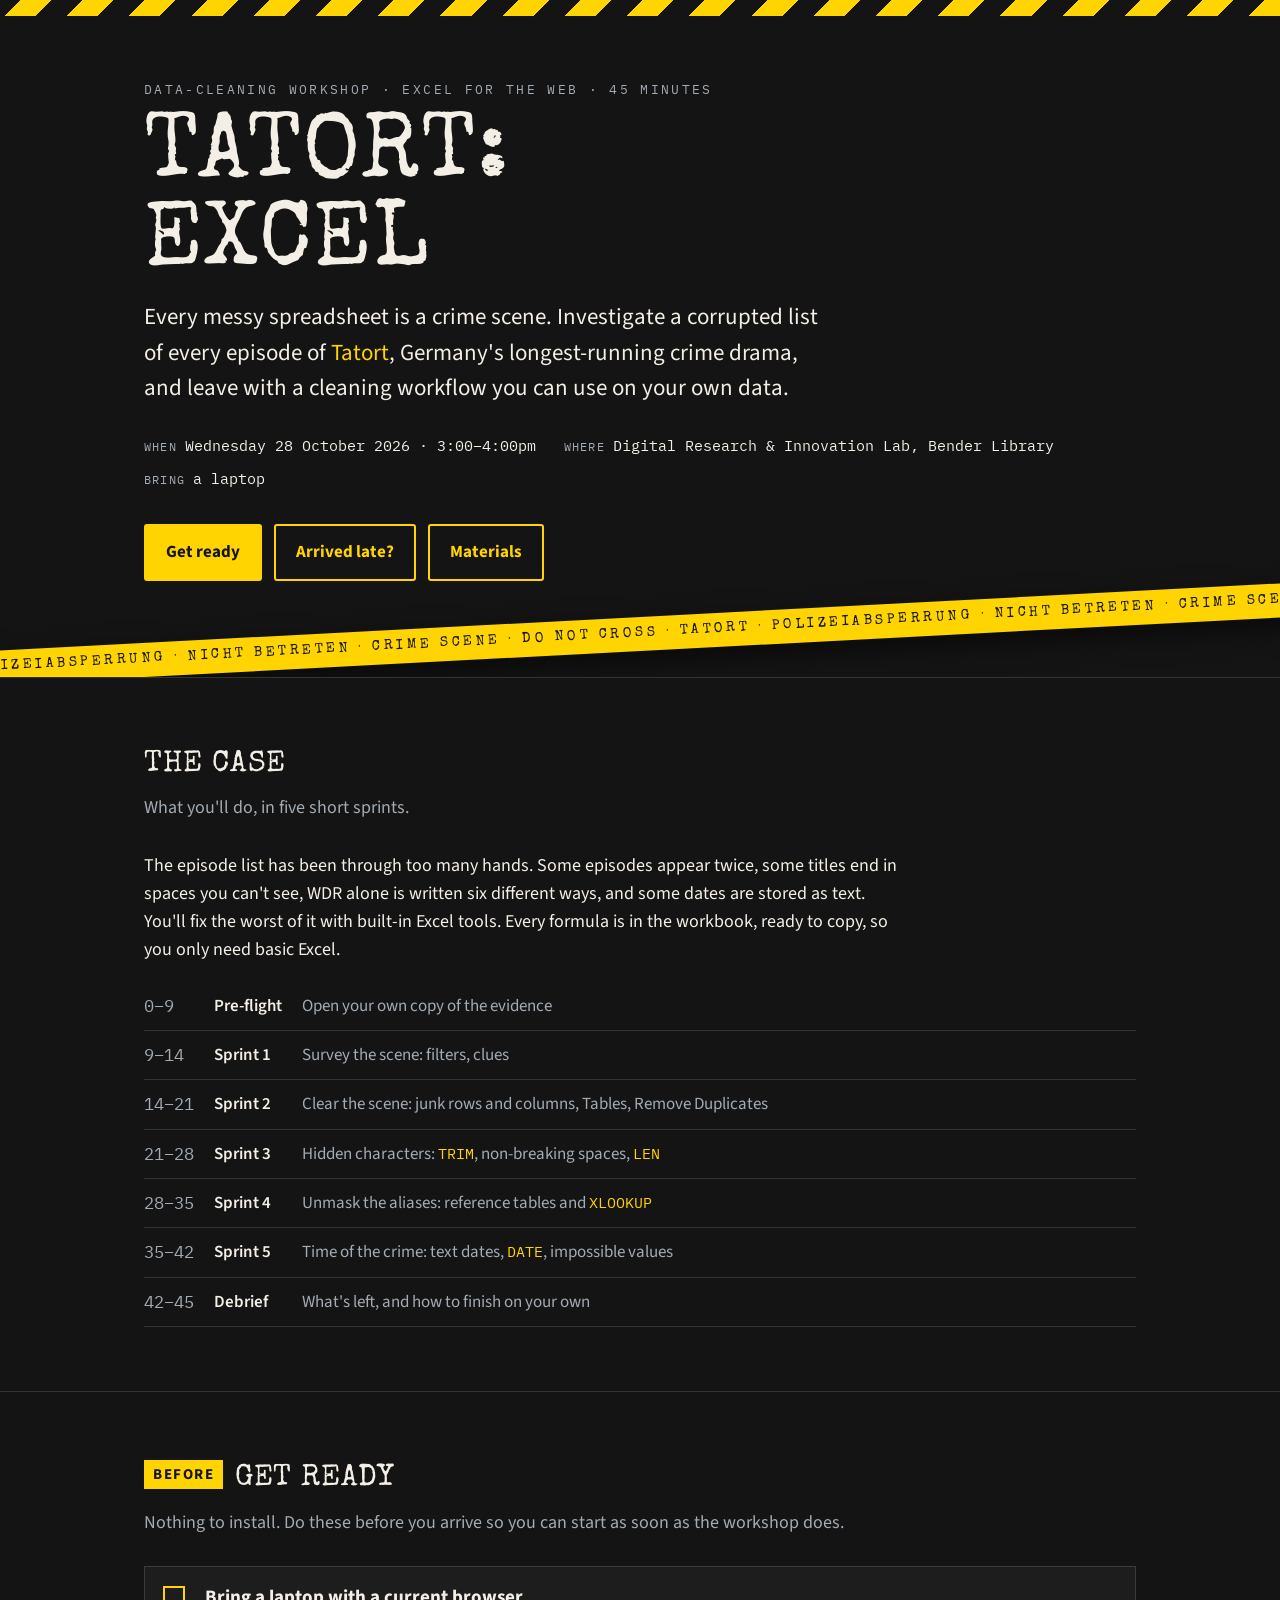
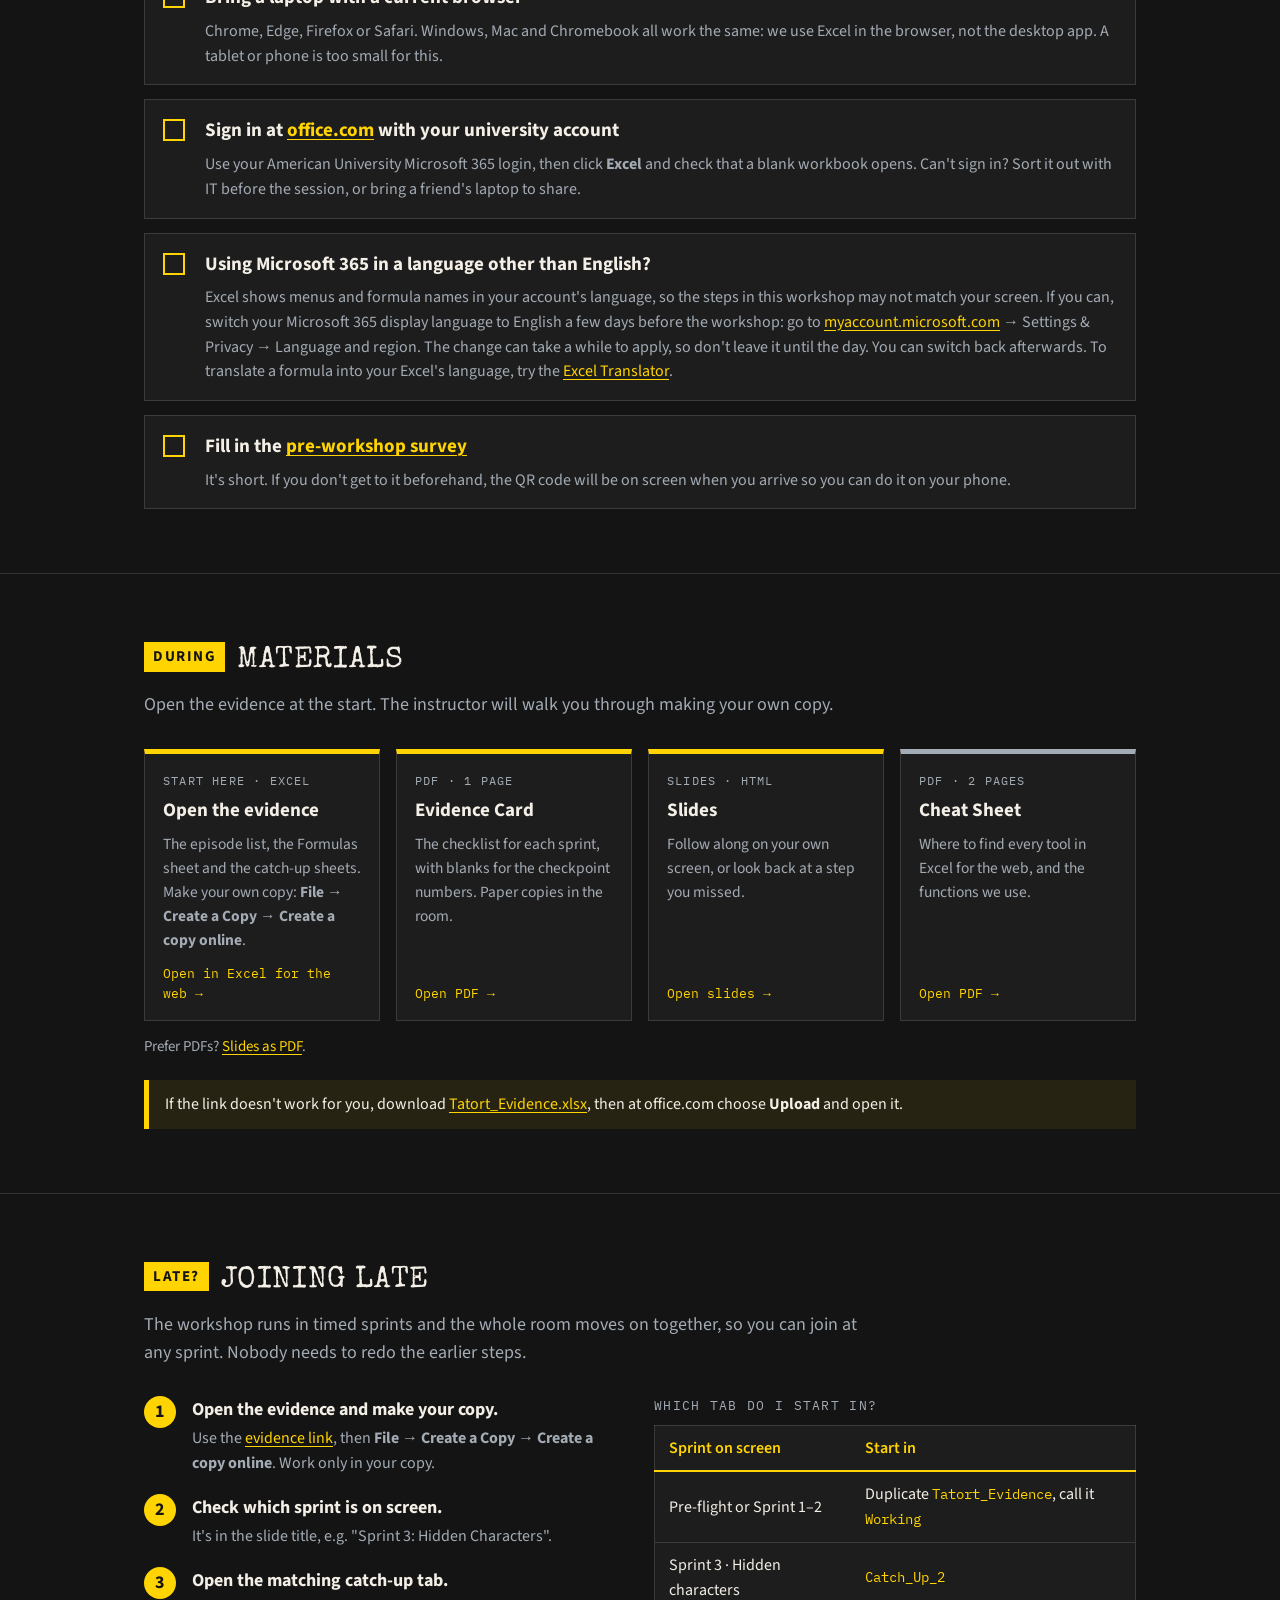
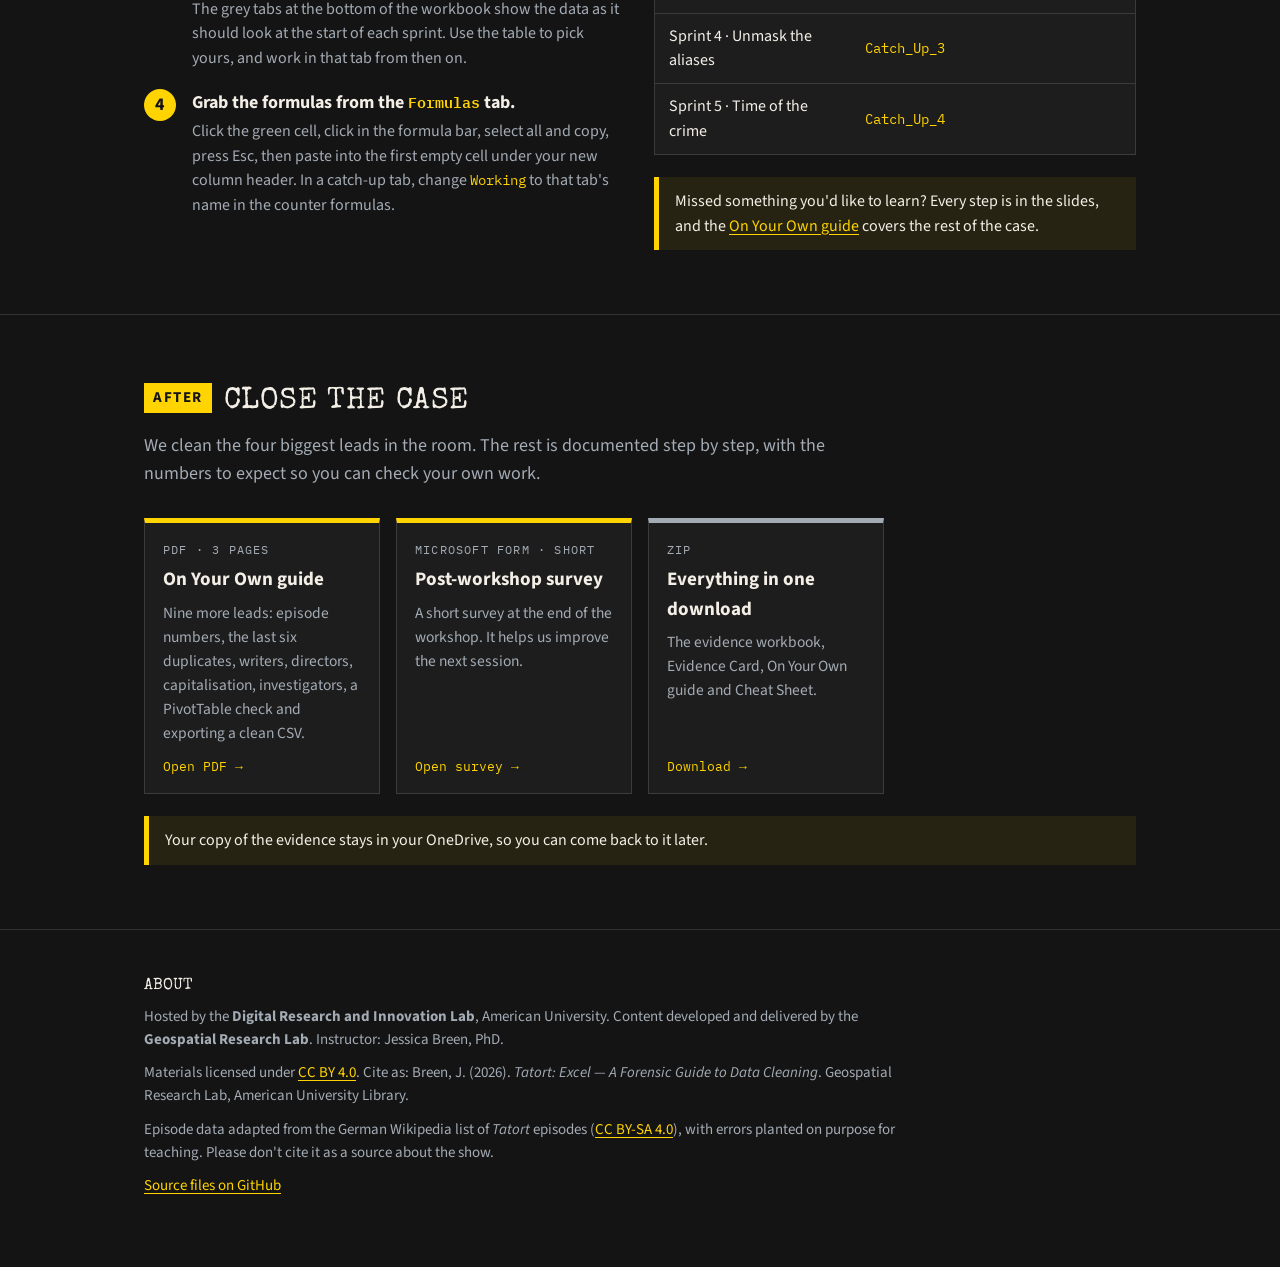
<file: index.html>
<!doctype html>
<html lang="en">
<head>
<meta charset="utf-8">
<meta name="viewport" content="width=device-width, initial-scale=1">
<title>Tatort: Excel · Data Cleaning Workshop</title>
<meta name="description" content="A 45-minute hands-on data-cleaning workshop in Excel for the web: prep, materials, and how to catch up.">
<style>
/* ------------------------------------------------------------------
   EDIT THESE BEFORE EACH SESSION: see the WORKSHOP block in the
   <script> at the bottom of this file (date, time, room, evidence link).
   ------------------------------------------------------------------ */
@font-face { font-family: "Special Elite"; font-display: swap; src: url("source/theme/fonts/special-elite-latin-400-normal.woff2") format("woff2"); }
@font-face { font-family: "Source Sans 3"; font-weight: 400; font-display: swap; src: url("source/theme/fonts/source-sans-3-latin-400-normal.woff2") format("woff2"); }
@font-face { font-family: "Source Sans 3"; font-weight: 400; font-style: italic; font-display: swap; src: url("source/theme/fonts/source-sans-3-latin-400-italic.woff2") format("woff2"); }
@font-face { font-family: "Source Sans 3"; font-weight: 600; font-display: swap; src: url("source/theme/fonts/source-sans-3-latin-600-normal.woff2") format("woff2"); }
@font-face { font-family: "Source Sans 3"; font-weight: 700; font-display: swap; src: url("source/theme/fonts/source-sans-3-latin-700-normal.woff2") format("woff2"); }
@font-face { font-family: "IBM Plex Mono"; font-weight: 400; font-display: swap; src: url("source/theme/fonts/ibm-plex-mono-latin-400-normal.woff2") format("woff2"); }
@font-face { font-family: "IBM Plex Mono"; font-weight: 600; font-display: swap; src: url("source/theme/fonts/ibm-plex-mono-latin-600-normal.woff2") format("woff2"); }

:root {
  --ink: #141414; --ink-2: #1D1D1D; --ink-3: #262626;
  --paper: #F4EFE6; --tape: #FFD400; --blood: #E0453A; --steel: #A3ABB4; --rule: rgba(244,239,230,.14);
  --mono: "IBM Plex Mono", Menlo, Consolas, monospace;
  --type: "Special Elite", "Courier New", monospace;
  --sans: "Source Sans 3", "Helvetica Neue", Arial, sans-serif;
}
* { box-sizing: border-box; }
html { scroll-behavior: smooth; }
body { margin: 0; background: var(--ink); color: var(--paper); font-family: var(--sans); font-size: 18px; line-height: 1.55; }
a { color: var(--tape); text-underline-offset: 3px; }
a:focus-visible, button:focus-visible { outline: 3px solid var(--tape); outline-offset: 3px; }
code { font-family: var(--mono); font-size: .86em; color: var(--tape); }
.wrap { max-width: 1040px; margin: 0 auto; padding: 0 24px; }

/* tape */
.tape { height: 16px; background: repeating-linear-gradient(-45deg, var(--tape) 0 22px, var(--ink) 22px 44px); }

/* hero */
header.hero { position: relative; overflow: hidden; padding: 64px 0 96px; border-bottom: 1px solid var(--rule); }
.kicker { font-family: var(--mono); font-size: 13px; letter-spacing: .18em; text-transform: uppercase; color: var(--steel); }
h1 { font-family: var(--type); font-weight: 400; text-transform: uppercase; font-size: clamp(44px, 8vw, 92px); line-height: .95; margin: 14px 0 10px; letter-spacing: .01em; }
.lede { font-size: clamp(19px, 2.3vw, 23px); max-width: 680px; color: var(--paper); margin: 0 0 28px; }
.lede em { color: var(--tape); font-style: normal; }
.facts { display: flex; flex-wrap: wrap; gap: 10px 28px; margin: 0 0 34px; padding: 0; list-style: none; font-family: var(--mono); font-size: 15px; }
.facts li { display: flex; gap: 8px; align-items: baseline; }
.facts .k { color: var(--steel); text-transform: uppercase; letter-spacing: .1em; font-size: 12px; }
.facts .tbd { color: var(--steel); font-style: italic; font-family: var(--sans); }
.cta { display: flex; flex-wrap: wrap; gap: 12px; }
.btn { display: inline-flex; align-items: center; gap: 10px; padding: 13px 20px; font-weight: 700; font-size: 17px; text-decoration: none; border: 2px solid var(--tape); border-radius: 3px; }
.btn.primary { background: var(--tape); color: var(--ink); }
.btn.ghost { color: var(--tape); }
.btn:hover { filter: brightness(1.08); }
.band { position: absolute; left: -10%; width: 120%; bottom: 26px; transform: rotate(-3deg); background: var(--tape); color: var(--ink);
  font-family: var(--type); font-size: 14px; letter-spacing: .25em; white-space: nowrap; overflow: hidden; padding: 6px 0; text-align: center;
  box-shadow: 0 10px 28px rgba(0,0,0,.55); pointer-events: none; }

/* sections */
section { padding: 64px 0; border-bottom: 1px solid var(--rule); }
h2 { font-family: var(--type); font-weight: 400; text-transform: uppercase; font-size: 30px; margin: 0 0 6px; letter-spacing: .02em; }
h2 .no { display: inline-block; background: var(--tape); color: var(--ink); font-family: var(--sans); font-weight: 700; font-size: 15px; letter-spacing: .1em; padding: 3px 9px; margin-right: 12px; vertical-align: 6px; }
.sub { color: var(--steel); margin: 0 0 30px; max-width: 720px; }
h3 { font-size: 19px; margin: 0 0 6px; }

/* prep checklist */
.checks { list-style: none; padding: 0; margin: 0; display: grid; gap: 14px; }
.checks li { display: grid; grid-template-columns: 30px 1fr; gap: 12px; background: var(--ink-2); border: 1px solid var(--rule); padding: 16px 18px; }
.checks .bx { width: 22px; height: 22px; border: 2px solid var(--tape); margin-top: 3px; }
.checks p { margin: 2px 0 0; color: var(--steel); font-size: 16px; }

/* document cards */
.cards { display: grid; grid-template-columns: repeat(auto-fill, minmax(230px, 1fr)); gap: 16px; }
.card { display: flex; flex-direction: column; gap: 6px; background: var(--ink-2); border: 1px solid var(--rule); border-top: 5px solid var(--tape); padding: 18px 18px 16px; text-decoration: none; color: var(--paper); transition: transform .12s, background .12s; }
.card:hover { transform: translateY(-2px); background: var(--ink-3); }
.card .tag { font-family: var(--mono); font-size: 12px; color: var(--steel); text-transform: uppercase; letter-spacing: .1em; }
.card .t { font-weight: 700; font-size: 19px; }
.card .d { color: var(--steel); font-size: 15.5px; flex: 1; }
.card .go { font-family: var(--mono); font-size: 13px; color: var(--tape); margin-top: 6px; }
.card.alt { border-top-color: var(--steel); }
.small-links { color: var(--steel); font-size: 15px; margin: 14px 0 0; }

/* agenda */
.agenda { width: 100%; border-collapse: collapse; font-size: 17px; }
.agenda td { padding: 11px 10px; border-bottom: 1px solid var(--rule); vertical-align: top; }
.agenda td:first-child { font-family: var(--mono); color: var(--steel); white-space: nowrap; width: 1%; padding-left: 0; }
.agenda td:nth-child(2) { font-weight: 600; white-space: nowrap; width: 1%; }
.agenda td:last-child { color: var(--steel); }

/* late */
.late { display: grid; grid-template-columns: 1fr 1fr; gap: 28px; align-items: start; }
.steps { counter-reset: s; list-style: none; padding: 0; margin: 0; }
.steps li { counter-increment: s; position: relative; padding: 0 0 18px 48px; }
.steps li::before { content: counter(s); position: absolute; left: 0; top: 0; width: 32px; height: 32px; line-height: 32px; text-align: center; border-radius: 50%; background: var(--tape); color: var(--ink); font-weight: 700; }
.steps p { margin: 2px 0 0; color: var(--steel); font-size: 16px; }
.jump { width: 100%; border-collapse: collapse; background: var(--ink-2); border: 1px solid var(--rule); }
.jump caption { text-align: left; font-family: var(--mono); font-size: 13px; color: var(--steel); text-transform: uppercase; letter-spacing: .1em; padding-bottom: 8px; }
.jump th, .jump td { padding: 10px 14px; text-align: left; border-bottom: 1px solid var(--rule); font-size: 16px; }
.jump th { color: var(--tape); font-weight: 600; border-bottom: 2px solid var(--tape); }
.note { background: rgba(255,212,0,.08); border-left: 5px solid var(--tape); padding: 12px 16px; margin: 22px 0 0; font-size: 16px; }
.warn { background: rgba(224,69,58,.12); border-left: 5px solid var(--blood); }

/* footer */
footer { padding: 44px 0 60px; color: var(--steel); font-size: 15px; }
footer .cols > div { max-width: 760px; }
footer h3 { color: var(--paper); font-family: var(--type); font-weight: 400; text-transform: uppercase; font-size: 16px; }
footer p { margin: 0 0 10px; }

@media (max-width: 760px) {
  body { font-size: 17px; }
  header.hero { padding: 44px 0 86px; }
  section { padding: 48px 0; }
  .late, footer .cols { grid-template-columns: 1fr; }
  .agenda td:last-child { display: none; }
  .wrap { padding: 0 16px; }
}
@media (prefers-reduced-motion: reduce) { html { scroll-behavior: auto; } .card { transition: none; } }
</style>
</head>
<body>
<div class="tape" aria-hidden="true"></div>

<header class="hero">
  <div class="wrap">
    <div class="kicker">Data-cleaning workshop · Excel for the web · 45 minutes</div>
    <h1>Tatort:<br>Excel</h1>
    <p class="lede">Every messy spreadsheet is a crime scene. Investigate a corrupted list of every episode of <em>Tatort</em>, Germany's longest-running crime drama, and leave with a cleaning workflow you can use on your own data.</p>
    <ul class="facts">
      <li><span class="k">When</span> <span id="f-when"></span></li>
      <li><span class="k">Where</span> <span id="f-where"></span></li>
      <li><span class="k">Bring</span> a laptop</li>
    </ul>
    <div class="cta">
      <a class="btn primary" href="#prep">Get ready</a>
      <a class="btn ghost" href="#late">Arrived late?</a>
      <a class="btn ghost" href="#materials">Materials</a>
    </div>
  </div>
  <div class="band" aria-hidden="true">TATORT · POLIZEIABSPERRUNG · NICHT BETRETEN · CRIME SCENE · DO NOT CROSS · TATORT · POLIZEIABSPERRUNG · NICHT BETRETEN · CRIME SCENE · DO NOT CROSS</div>
</header>

<main>
<section id="about">
  <div class="wrap">
    <h2>The case</h2>
    <p class="sub">What you'll do, in five short sprints.</p>
    <p style="max-width:760px">The episode list has been through too many hands. Some episodes appear twice, some titles end in spaces you can't see, WDR alone is written six different ways, and some dates are stored as text. You'll fix the worst of it with built-in Excel tools. Every formula is in the workbook, ready to copy, so you only need basic Excel.</p>
    <table class="agenda" aria-label="Workshop outline">
      <tr><td>0–9</td><td>Pre-flight</td><td>Open your own copy of the evidence</td></tr>
      <tr><td>9–14</td><td>Sprint 1</td><td>Survey the scene: filters, clues</td></tr>
      <tr><td>14–21</td><td>Sprint 2</td><td>Clear the scene: junk rows and columns, Tables, Remove Duplicates</td></tr>
      <tr><td>21–28</td><td>Sprint 3</td><td>Hidden characters: <code>TRIM</code>, non-breaking spaces, <code>LEN</code></td></tr>
      <tr><td>28–35</td><td>Sprint 4</td><td>Unmask the aliases: reference tables and <code>XLOOKUP</code></td></tr>
      <tr><td>35–42</td><td>Sprint 5</td><td>Time of the crime: text dates, <code>DATE</code>, impossible values</td></tr>
      <tr><td>42–45</td><td>Debrief</td><td>What's left, and how to finish on your own</td></tr>
    </table>
  </div>
</section>

<section id="prep">
  <div class="wrap">
    <h2><span class="no">Before</span>Get ready</h2>
    <p class="sub">Nothing to install. Do these before you arrive so you can start as soon as the workshop does.</p>
    <ul class="checks">
      <li><span class="bx" aria-hidden="true"></span><div><h3>Bring a laptop with a current browser</h3><p>Chrome, Edge, Firefox or Safari. Windows, Mac and Chromebook all work the same: we use Excel in the browser, not the desktop app. A tablet or phone is too small for this.</p></div></li>
      <li><span class="bx" aria-hidden="true"></span><div><h3>Sign in at <a href="https://www.office.com" target="_blank" rel="noopener">office.com</a> with your university account</h3><p>Use your American University Microsoft 365 login, then click <strong>Excel</strong> and check that a blank workbook opens. Can't sign in? Sort it out with IT before the session, or bring a friend's laptop to share.</p></div></li>
      <li><span class="bx" aria-hidden="true"></span><div><h3>Using Microsoft 365 in a language other than English?</h3><p>Excel shows menus and formula names in your account's language, so the steps in this workshop may not match your screen. If you can, switch your Microsoft 365 display language to English a few days before the workshop: go to <a href="https://myaccount.microsoft.com" target="_blank" rel="noopener">myaccount.microsoft.com</a> → Settings &amp; Privacy → Language and region. The change can take a while to apply, so don't leave it until the day. You can switch back afterwards. To translate a formula into your Excel's language, try the <a href="https://en.excel-translator.de/translator/" target="_blank" rel="noopener">Excel Translator</a>.</p></div></li>
      <li><span class="bx" aria-hidden="true"></span><div><h3>Fill in the <a href="https://forms.cloud.microsoft/r/yXhf9PuJ0n" target="_blank" rel="noopener">pre-workshop survey</a></h3><p>It's short. If you don't get to it beforehand, the QR code will be on screen when you arrive so you can do it on your phone.</p></div></li>
    </ul>
  </div>
</section>

<section id="materials">
  <div class="wrap">
    <h2><span class="no">During</span>Materials</h2>
    <p class="sub">Open the evidence at the start. The instructor will walk you through making your own copy.</p>
    <div class="cards">
      <a class="card" id="evidence-card" href="#evidence">
        <span class="tag">Start here · Excel</span>
        <span class="t">Open the evidence</span>
        <span class="d" id="evidence-desc">The episode list, the Formulas sheet and the catch-up sheets. Make your own copy: <strong>File → Create a Copy → Create a copy online</strong>.</span>
        <span class="go" id="evidence-go">Open in Excel for the web →</span>
      </a>
      <a class="card" href="documents/Evidence_Card.pdf">
        <span class="tag">PDF · 1 page</span>
        <span class="t">Evidence Card</span>
        <span class="d">The checklist for each sprint, with blanks for the checkpoint numbers. Paper copies in the room.</span>
        <span class="go">Open PDF →</span>
      </a>
      <a class="card" href="documents/Slides.html">
        <span class="tag">Slides · HTML</span>
        <span class="t">Slides</span>
        <span class="d">Follow along on your own screen, or look back at a step you missed.</span>
        <span class="go">Open slides →</span>
      </a>
      <a class="card alt" href="documents/Cheatsheet.pdf">
        <span class="tag">PDF · 2 pages</span>
        <span class="t">Cheat Sheet</span>
        <span class="d">Where to find every tool in Excel for the web, and the functions we use.</span>
        <span class="go">Open PDF →</span>
      </a>
    </div>
    <p class="small-links">Prefer PDFs? <a href="documents/Slides.pdf">Slides as PDF</a>.</p>
    <p class="note" id="evidence-fallback">No evidence link yet? It will be on screen at the start of the workshop. If the link doesn't work for you, download <a href="documents/workshop_materials/Tatort_Evidence.xlsx">Tatort_Evidence.xlsx</a>, then at office.com choose <strong>Upload</strong> and open it.</p>
  </div>
</section>

<section id="late">
  <div class="wrap">
    <h2><span class="no">Late?</span>Joining late</h2>
    <p class="sub">The workshop runs in timed sprints and the whole room moves on together, so you can join at any sprint. Nobody needs to redo the earlier steps.</p>
    <div class="late">
      <ol class="steps">
        <li><strong>Open the evidence and make your copy.</strong><p>Use the <a href="#materials">evidence link</a>, then <strong>File → Create a Copy → Create a copy online</strong>. Work only in your copy.</p></li>
        <li><strong>Check which sprint is on screen.</strong><p>It's in the slide title, e.g. "Sprint 3: Hidden Characters".</p></li>
        <li><strong>Open the matching catch-up tab.</strong><p>The grey tabs at the bottom of the workbook show the data as it should look at the start of each sprint. Use the table to pick yours, and work in that tab from then on.</p></li>
        <li><strong>Grab the formulas from the <code>Formulas</code> tab.</strong><p>Click the green cell, click in the formula bar, select all and copy, press Esc, then paste into the first empty cell under your new column header. In a catch-up tab, change <code>Working</code> to that tab's name in the counter formulas.</p></li>
      </ol>
      <div>
        <table class="jump">
          <caption>Which tab do I start in?</caption>
          <tr><th>Sprint on screen</th><th>Start in</th></tr>
          <tr><td>Pre-flight or Sprint 1–2</td><td>Duplicate <code>Tatort_Evidence</code>, call it <code>Working</code></td></tr>
          <tr><td>Sprint 3 · Hidden characters</td><td><code>Catch_Up_2</code></td></tr>
          <tr><td>Sprint 4 · Unmask the aliases</td><td><code>Catch_Up_3</code></td></tr>
          <tr><td>Sprint 5 · Time of the crime</td><td><code>Catch_Up_4</code></td></tr>
        </table>
        <p class="note">Missed something you'd like to learn? Every step is in the slides, and the <a href="documents/On_Your_Own.pdf">On Your Own guide</a> covers the rest of the case.</p>
      </div>
    </div>
  </div>
</section>

<section id="after">
  <div class="wrap">
    <h2><span class="no">After</span>Close the case</h2>
    <p class="sub">We clean the four biggest leads in the room. The rest is documented step by step, with the numbers to expect so you can check your own work.</p>
    <div class="cards">
      <a class="card" href="documents/On_Your_Own.pdf">
        <span class="tag">PDF · 3 pages</span>
        <span class="t">On Your Own guide</span>
        <span class="d">Nine more leads: episode numbers, the last six duplicates, writers, directors, capitalisation, investigators, a PivotTable check and exporting a clean CSV.</span>
        <span class="go">Open PDF →</span>
      </a>
      <a class="card" href="https://forms.cloud.microsoft/r/kHFPesD57m" target="_blank" rel="noopener">
        <span class="tag">Microsoft Form · short</span>
        <span class="t">Post-workshop survey</span>
        <span class="d">A short survey at the end of the workshop. It helps us improve the next session.</span>
        <span class="go">Open survey →</span>
      </a>
      <a class="card alt" href="documents/workshop_materials.zip">
        <span class="tag">ZIP</span>
        <span class="t">Everything in one download</span>
        <span class="d">The evidence workbook, Evidence Card, On Your Own guide and Cheat Sheet.</span>
        <span class="go">Download →</span>
      </a>
    </div>
    <p class="note">Your copy of the evidence stays in your OneDrive, so you can come back to it later.</p>
  </div>
</section>
</main>

<footer>
  <div class="wrap cols">
    <div>
      <h3>About</h3>
      <p>Hosted by the <strong>Digital Research and Innovation Lab</strong>, American University. Content developed and delivered by the <strong>Geospatial Research Lab</strong>. Instructor: Jessica Breen, PhD.</p>
      <p>Materials licensed under <a href="https://creativecommons.org/licenses/by/4.0/">CC BY 4.0</a>. Cite as: Breen, J. (2026). <em>Tatort: Excel — A Forensic Guide to Data Cleaning</em>. Geospatial Research Lab, American University Library.</p>
      <p>Episode data adapted from the German Wikipedia list of <em>Tatort</em> episodes (<a href="https://creativecommons.org/licenses/by-sa/4.0/">CC BY-SA 4.0</a>), with errors planted on purpose for teaching. Please don't cite it as a source about the show.</p>
      <p><a href="https://github.com/GeospatialResearchLab/workshop-data-cleaning-tatort-2026">Source files on GitHub</a></p>
    </div>
  </div>
</footer>

<script>
/* ==================================================================
   EDIT BEFORE EACH SESSION
   when / where: shown at the top of the page
   evidenceLink: the view-only OneDrive sharing link to Tatort_Evidence.xlsx
   Leave a value as "" to show a "to be announced" message instead.
   ================================================================== */
var WORKSHOP = {
  when: "Wednesday 28 October 2026 · 3:00–4:00pm",          // e.g. "Wednesday 28 October 2026 · 3:00–4:00 pm ET"
  where: "Digital Research & Innovation Lab, Bender Library",         // e.g. "Digital Research and Innovation Lab, Bender Library"
  evidenceLink: "https://bit.ly/4Bx688K"   // e.g. "https://bit.ly/4Bx688K"
};

(function () {
  function fill(id, val, fallback) {
    var el = document.getElementById(id);
    if (val) { el.textContent = val; } else { el.textContent = fallback; el.className = "tbd"; }
  }
  fill("f-when", WORKSHOP.when, "To be announced");
  fill("f-where", WORKSHOP.where, "To be announced");
  var card = document.getElementById("evidence-card");
  if (WORKSHOP.evidenceLink) {
    card.href = WORKSHOP.evidenceLink;
    card.target = "_blank"; card.rel = "noopener";
    document.getElementById("evidence-fallback").innerHTML =
      'If the link doesn\'t work for you, download <a href="documents/workshop_materials/Tatort_Evidence.xlsx">Tatort_Evidence.xlsx</a>, then at office.com choose <strong>Upload</strong> and open it.';
  } else {
    card.href = "#evidence-fallback";
    document.getElementById("evidence-go").textContent = "Link shared at the start of the workshop";
  }
})();
</script>
</body>
</html>
</file>
